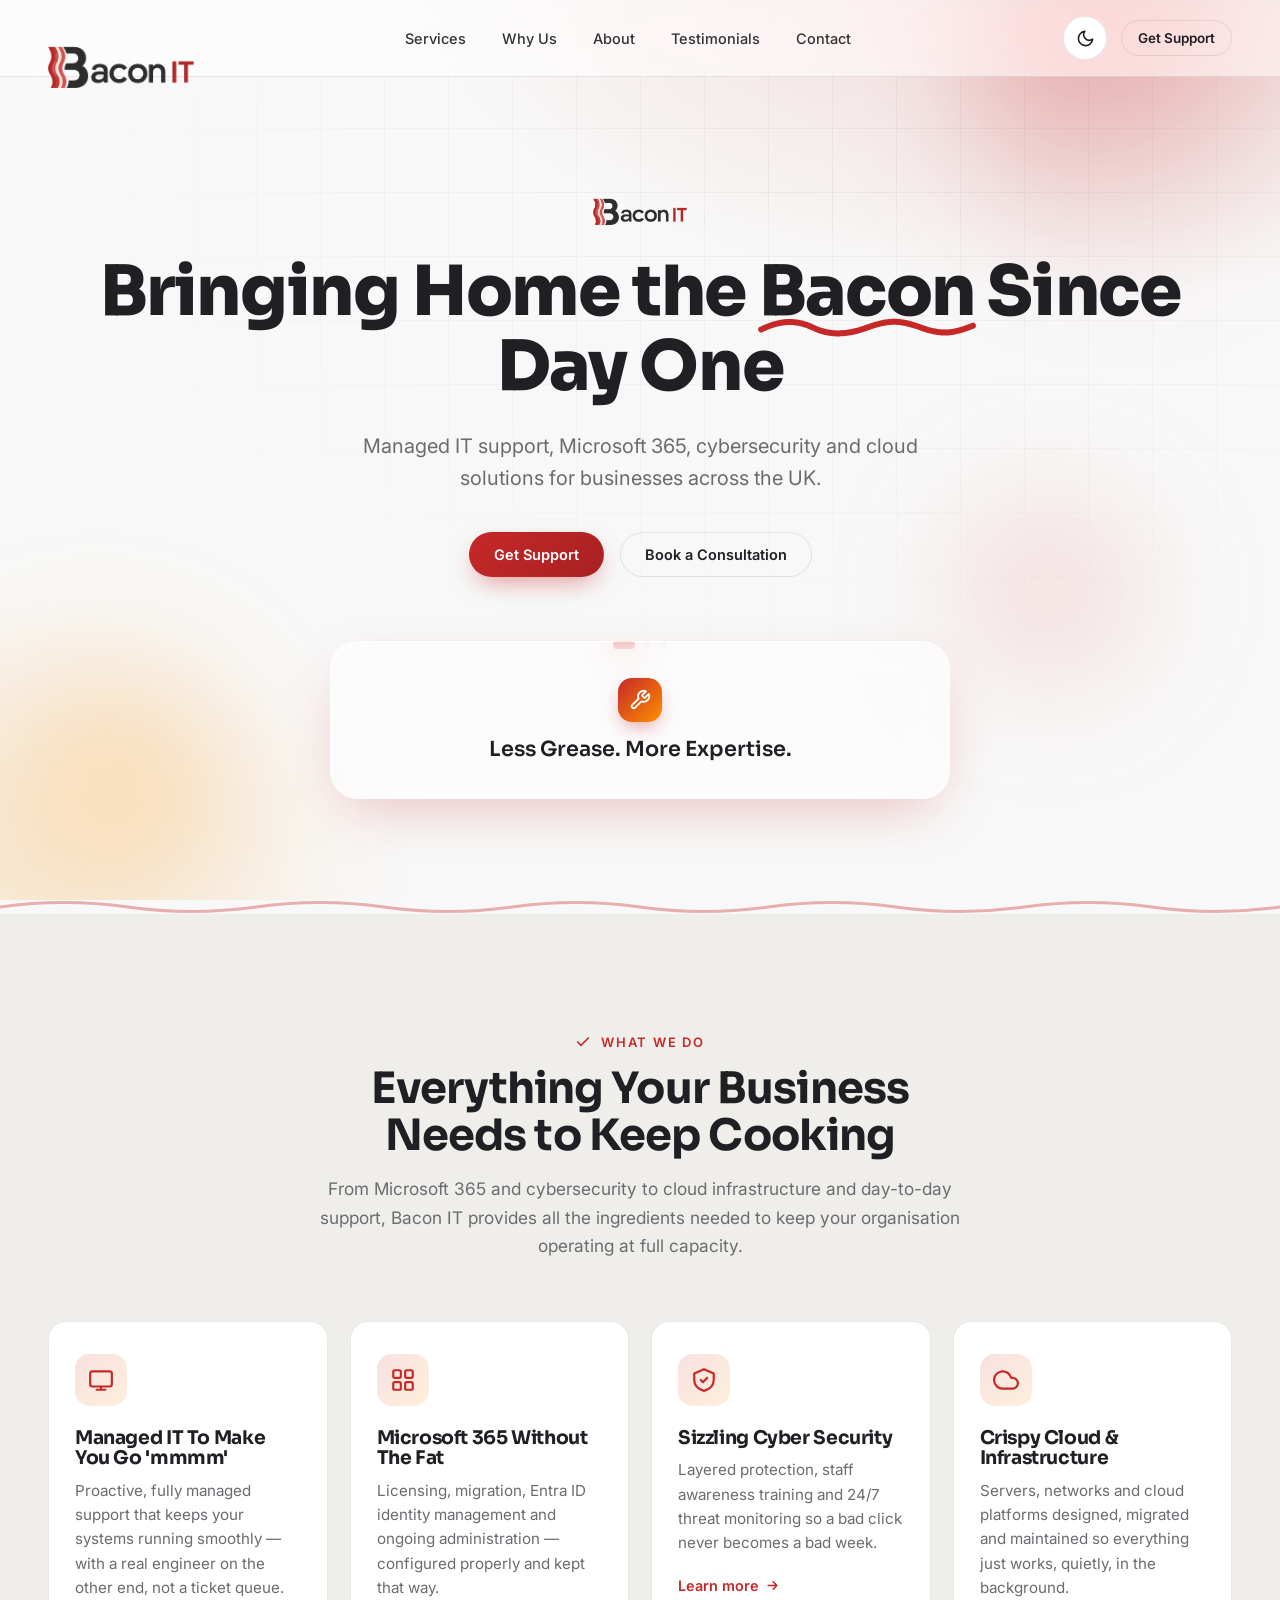
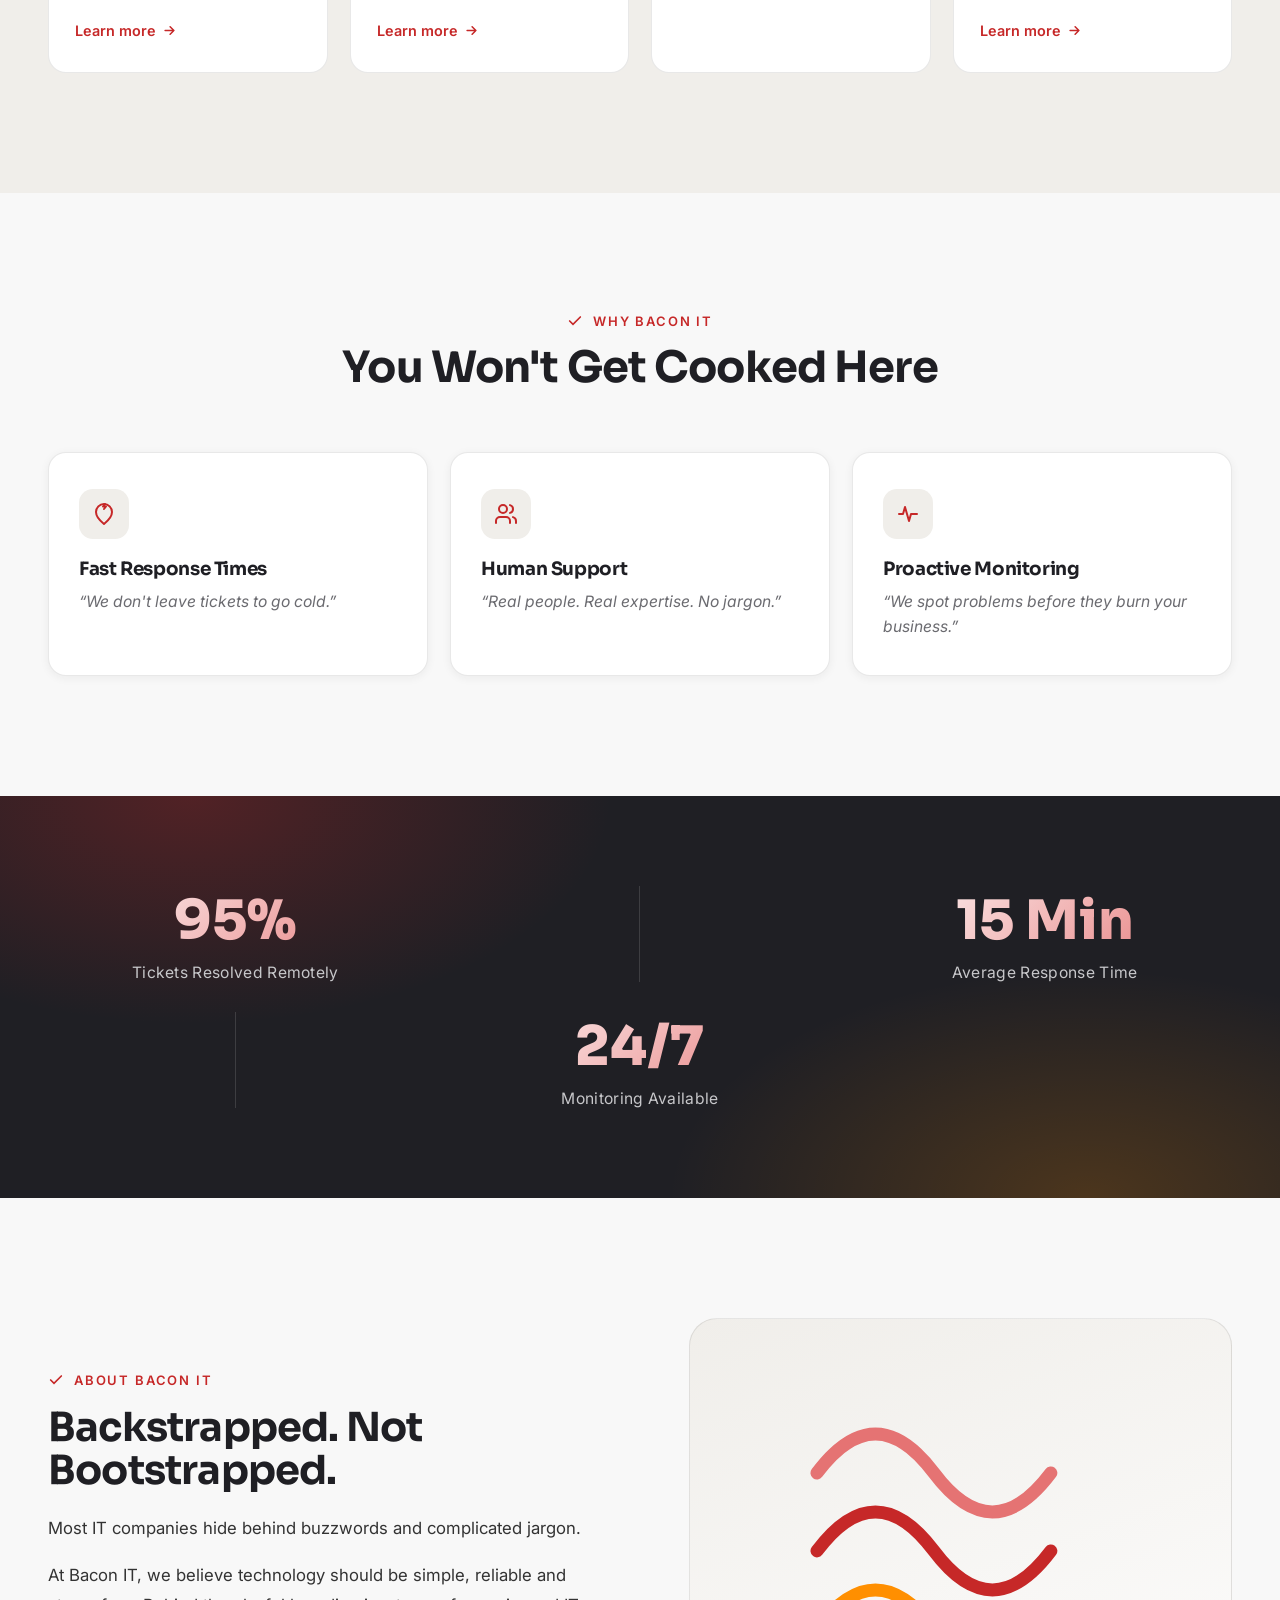
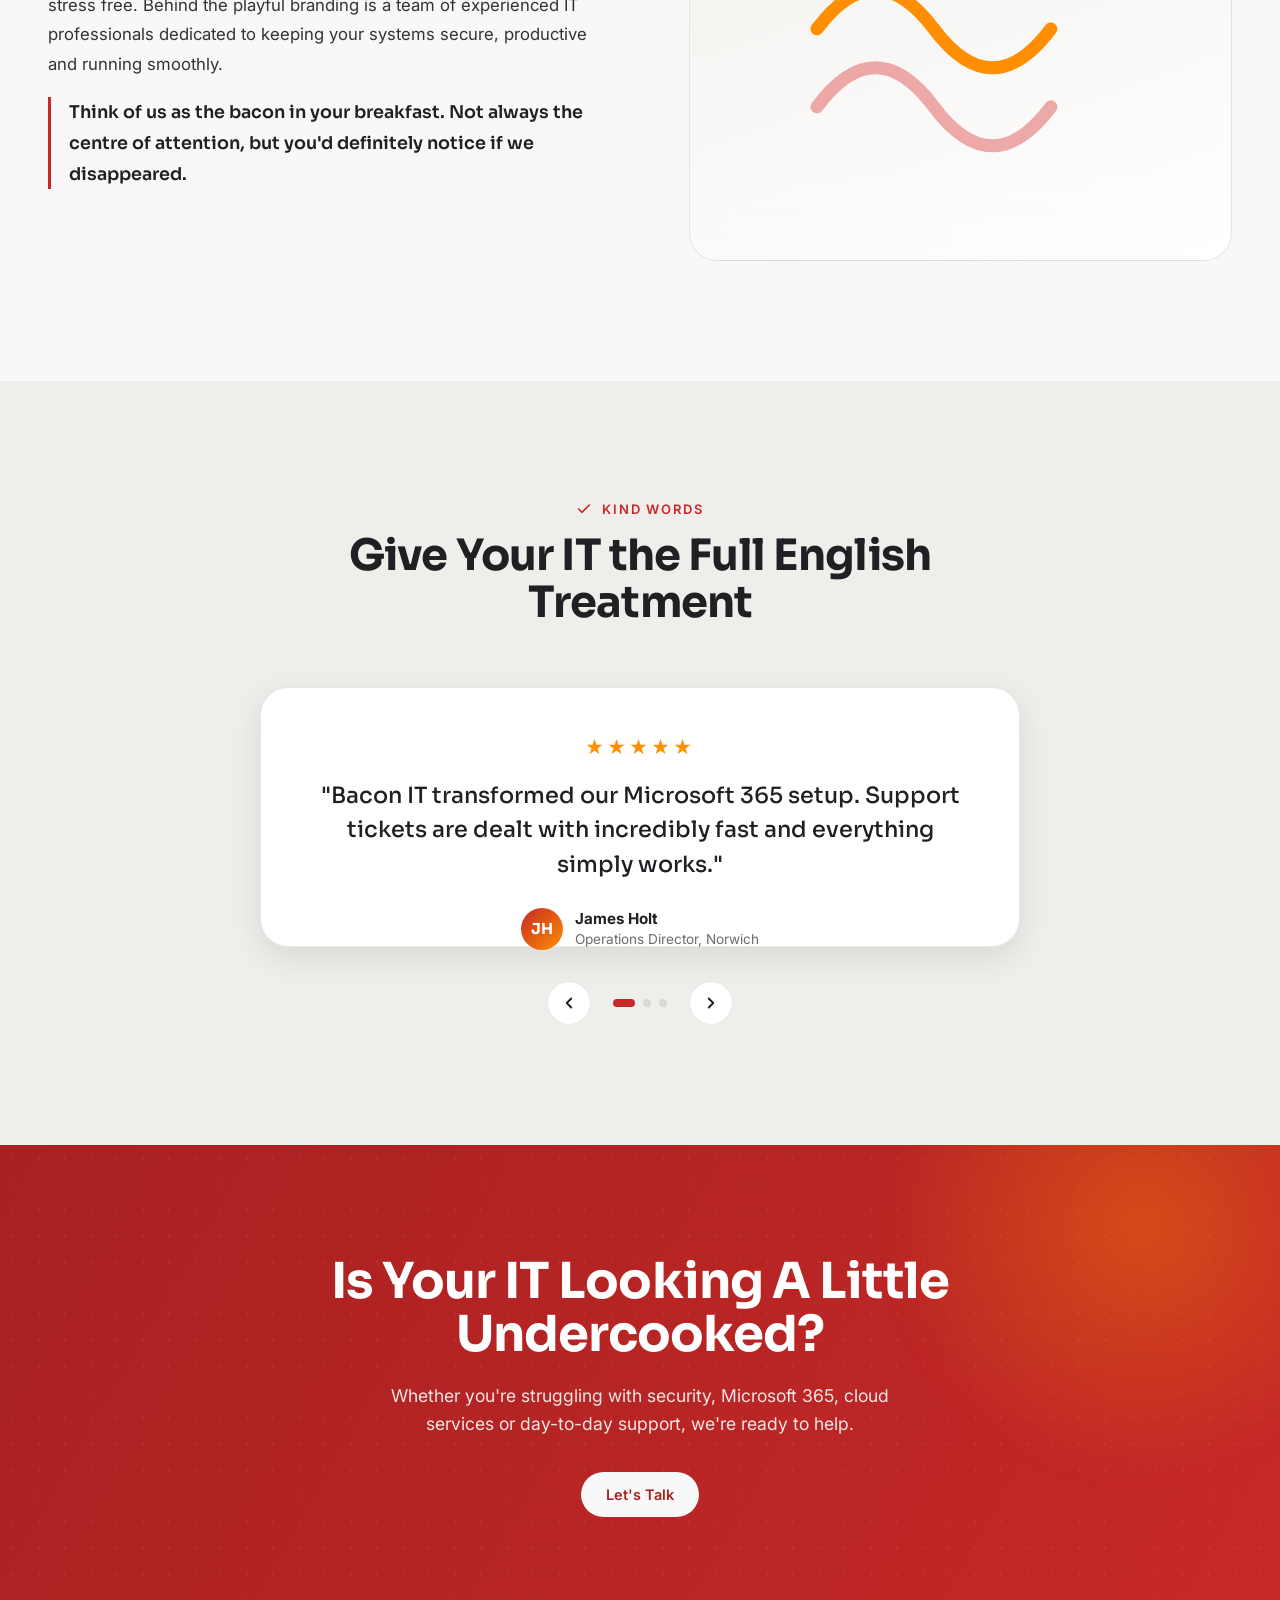
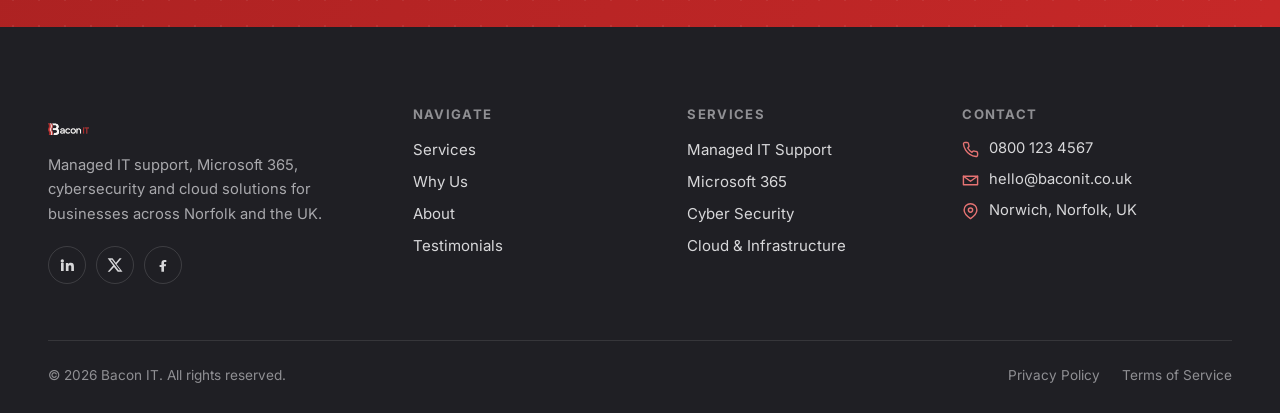
<file: index.html>
<!DOCTYPE html>
<html lang="en">
<head>
<meta charset="UTF-8">
<meta name="viewport" content="width=device-width, initial-scale=1.0">
<title>Bacon IT — Managed IT Support, Microsoft 365 &amp; Cyber Security</title>
<meta name="description" content="Managed IT support, Microsoft 365, cyber security and cloud solutions for businesses across Norfolk and the UK. Fast, human, proactive IT — bringing home the bacon since day one.">
<link rel="icon" type="image/png" href="assets/favicon.png">
<link rel="preconnect" href="https://fonts.googleapis.com">
<link rel="preconnect" href="https://fonts.gstatic.com" crossorigin>
<link href="https://fonts.googleapis.com/css2?family=Sora:wght@400;500;600;700;800&amp;family=Inter:wght@400;500;600;700&amp;display=swap" rel="stylesheet">
<link rel="stylesheet" href="styles.css">
</head>
<body>

<!-- ============================================================
     HEADER
     ============================================================ -->
<header class="site-header">
  <div class="container header-inner">
    <a href="#top" class="brand" aria-label="Bacon IT — home">
      <img class="logo-light-img" src="assets/logo-light.png" alt="Bacon IT">
      <img class="logo-dark-img" src="assets/logo-dark.png" alt="Bacon IT">
    </a>
    <nav class="main-nav" aria-label="Primary">
      <a href="#services">Services</a>
      <a href="#why">Why Us</a>
      <a href="#about">About</a>
      <a href="#testimonials">Testimonials</a>
      <a href="#contact">Contact</a>
    </nav>
    <div class="header-actions">
      <button class="theme-toggle" id="themeToggle" aria-label="Toggle dark mode" type="button">
        <svg class="moon" viewBox="0 0 24 24" fill="none" stroke="currentColor" stroke-width="2" stroke-linecap="round" stroke-linejoin="round"><path d="M21 12.79A9 9 0 1 1 11.21 3 7 7 0 0 0 21 12.79z"/></svg>
        <svg class="sun" viewBox="0 0 24 24" fill="none" stroke="currentColor" stroke-width="2" stroke-linecap="round" stroke-linejoin="round"><circle cx="12" cy="12" r="4"/><path d="M12 2v2M12 20v2M4.93 4.93l1.41 1.41M17.66 17.66l1.41 1.41M2 12h2M20 12h2M4.93 19.07l1.41-1.41M17.66 6.34l1.41-1.41"/></svg>
      </button>
      <a href="#contact" class="btn btn-ghost btn-sm" style="display:inline-flex;">Get Support</a>
      <button class="nav-toggle" id="navToggle" aria-label="Open menu" aria-expanded="false" type="button">
        <svg viewBox="0 0 24 24" fill="none" stroke="currentColor" stroke-width="2" stroke-linecap="round"><path d="M4 7h16M4 12h16M4 17h16"/></svg>
      </button>
    </div>
  </div>
  <div class="mobile-nav" id="mobileNav">
    <a href="#services">Services</a>
    <a href="#why">Why Us</a>
    <a href="#about">About</a>
    <a href="#testimonials">Testimonials</a>
    <a href="#contact">Contact</a>
    <a href="#contact" class="btn btn-primary">Get Support</a>
  </div>
</header>

<!-- ============================================================
     HERO
     ============================================================ -->
<section class="hero" id="top">
  <div class="hero-bg-pattern" aria-hidden="true"></div>
  <div class="hero-blob b1" aria-hidden="true"></div>
  <div class="hero-blob b2" aria-hidden="true"></div>
  <div class="hero-blob b3" aria-hidden="true"></div>

  <div class="container hero-inner">
    <div class="hero-logo">
      <img class="logo-light-img" src="assets/logo-light.png" alt="Bacon IT logo">
      <img class="logo-dark-img" src="assets/logo-dark.png" alt="Bacon IT logo">
    </div>

    <h1>Bringing Home the <span class="underline-wave">Bacon
        <svg viewBox="0 0 200 20" preserveAspectRatio="none" aria-hidden="true"><path d="M2 14 C 20 4, 35 4, 50 12 S 80 20, 100 12 S 130 4, 150 12 S 180 18, 198 10" vector-effect="non-scaling-stroke"/></svg>
      </span> Since Day One</h1>
    <p class="hero-sub">Managed IT support, Microsoft 365, cybersecurity and cloud solutions for businesses across the UK.</p>

    <div class="hero-ctas">
      <a href="#contact" class="btn btn-primary">Get Support</a>
      <a href="#contact" class="btn btn-ghost">Book a Consultation</a>
    </div>

    <div class="tagline-carousel" role="group" aria-label="What sets Bacon IT apart" aria-live="polite">
      <div class="tag-card active" style="animation-delay:0s;">
        <div class="tag-icon">
          <svg viewBox="0 0 24 24" fill="none" stroke="currentColor" stroke-width="2" stroke-linecap="round" stroke-linejoin="round"><path d="M14.7 6.3a1 1 0 0 0 0 1.4l1.6 1.6a1 1 0 0 0 1.4 0l3.77-3.77a6 6 0 0 1-7.94 7.94l-6.91 6.91a2.12 2.12 0 0 1-3-3l6.91-6.91a6 6 0 0 1 7.94-7.94l-3.76 3.76z"/></svg>
        </div>
        <p>Less Grease. More Expertise.</p>
      </div>
      <div class="tag-card">
        <div class="tag-icon">
          <svg viewBox="0 0 24 24" fill="none" stroke="currentColor" stroke-width="2" stroke-linecap="round" stroke-linejoin="round"><path d="M13 2 3 14h7l-1 8 10-12h-7l1-8z"/></svg>
        </div>
        <p>No More Burnt‑Out Systems. Only Perfectly Crispy Performance.</p>
      </div>
      <div class="tag-card">
        <div class="tag-icon">
          <svg viewBox="0 0 24 24" fill="none" stroke="currentColor" stroke-width="2" stroke-linecap="round" stroke-linejoin="round"><circle cx="12" cy="12" r="10"/><path d="M12 6v6l4 2"/></svg>
        </div>
        <p>Keeping Businesses Cooking Across Norfolk and Beyond.</p>
      </div>

      <div class="tag-dots" id="tagDots"></div>
    </div>
  </div>
</section>

<svg class="wave-rule" viewBox="0 0 1200 14" preserveAspectRatio="none" aria-hidden="true" style="opacity:.35;">
  <path d="M0 7 C 40 1, 80 1, 120 7 S 200 13, 240 7 S 320 1, 360 7 S 440 13, 480 7 S 560 1, 600 7 S 680 13, 720 7 S 800 1, 840 7 S 920 13, 960 7 S 1040 1, 1080 7 S 1160 13, 1200 7"/>
</svg>

<!-- ============================================================
     SERVICES
     ============================================================ -->
<section class="services section-pad" id="services">
  <div class="container">
    <div class="section-head reveal">
      <span class="eyebrow">
        <svg width="16" height="16" viewBox="0 0 24 24" fill="none" stroke="currentColor" stroke-width="2.5" stroke-linecap="round"><path d="M20 6 9 17l-5-5"/></svg>
        What We Do
      </span>
      <h2>Everything Your Business Needs to Keep Cooking</h2>
      <p>From Microsoft 365 and cybersecurity to cloud infrastructure and day-to-day support, Bacon IT provides all the ingredients needed to keep your organisation operating at full capacity.</p>
    </div>

    <div class="service-grid">
      <div class="service-card reveal">
        <div class="service-icon">
          <svg viewBox="0 0 24 24" fill="none" stroke="currentColor" stroke-width="2" stroke-linecap="round" stroke-linejoin="round"><rect x="2" y="4" width="20" height="14" rx="2"/><path d="M8 21h8M12 18v3"/></svg>
        </div>
        <h3>Managed IT To Make You Go 'mmmm'</h3>
        <p>Proactive, fully managed support that keeps your systems running smoothly — with a real engineer on the other end, not a ticket queue.</p>
        <a href="#contact" class="learn-more">Learn more <svg viewBox="0 0 24 24" fill="none" stroke="currentColor" stroke-width="2.5" stroke-linecap="round" stroke-linejoin="round"><path d="M5 12h14M13 6l6 6-6 6"/></svg></a>
      </div>

      <div class="service-card reveal reveal-d1">
        <div class="service-icon">
          <svg viewBox="0 0 24 24" fill="none" stroke="currentColor" stroke-width="2" stroke-linecap="round" stroke-linejoin="round"><rect x="3" y="3" width="7" height="7" rx="1.5"/><rect x="14" y="3" width="7" height="7" rx="1.5"/><rect x="3" y="14" width="7" height="7" rx="1.5"/><rect x="14" y="14" width="7" height="7" rx="1.5"/></svg>
        </div>
        <h3>Microsoft 365 Without The Fat</h3>
        <p>Licensing, migration, Entra ID identity management and ongoing administration — configured properly and kept that way.</p>
        <a href="#contact" class="learn-more">Learn more <svg viewBox="0 0 24 24" fill="none" stroke="currentColor" stroke-width="2.5" stroke-linecap="round" stroke-linejoin="round"><path d="M5 12h14M13 6l6 6-6 6"/></svg></a>
      </div>

      <div class="service-card reveal reveal-d2">
        <div class="service-icon">
          <svg viewBox="0 0 24 24" fill="none" stroke="currentColor" stroke-width="2" stroke-linecap="round" stroke-linejoin="round"><path d="M12 2 3 6v6c0 5 3.8 8.6 9 10 5.2-1.4 9-5 9-10V6l-9-4z"/><path d="m9 12 2 2 4-4"/></svg>
        </div>
        <h3>Sizzling Cyber Security</h3>
        <p>Layered protection, staff awareness training and 24/7 threat monitoring so a bad click never becomes a bad week.</p>
        <a href="#contact" class="learn-more">Learn more <svg viewBox="0 0 24 24" fill="none" stroke="currentColor" stroke-width="2.5" stroke-linecap="round" stroke-linejoin="round"><path d="M5 12h14M13 6l6 6-6 6"/></svg></a>
      </div>

      <div class="service-card reveal reveal-d3">
        <div class="service-icon">
          <svg viewBox="0 0 24 24" fill="none" stroke="currentColor" stroke-width="2" stroke-linecap="round" stroke-linejoin="round"><path d="M18 10h-1.26A8 8 0 1 0 9 20h9a5 5 0 0 0 0-10z"/></svg>
        </div>
        <h3> Crispy Cloud &amp; Infrastructure</h3>
        <p>Servers, networks and cloud platforms designed, migrated and maintained so everything just works, quietly, in the background.</p>
        <a href="#contact" class="learn-more">Learn more <svg viewBox="0 0 24 24" fill="none" stroke="currentColor" stroke-width="2.5" stroke-linecap="round" stroke-linejoin="round"><path d="M5 12h14M13 6l6 6-6 6"/></svg></a>
      </div>
    </div>
  </div>
</section>

<!-- ============================================================
     WHY BACON IT
     ============================================================ -->
<section class="why section-pad" id="why">
  <div class="container">
    <div class="section-head reveal">
      <span class="eyebrow">
        <svg width="16" height="16" viewBox="0 0 24 24" fill="none" stroke="currentColor" stroke-width="2.5" stroke-linecap="round"><path d="M20 6 9 17l-5-5"/></svg>
        Why Bacon IT
      </span>
      <h2>You Won't Get Cooked Here</h2>
    </div>

    <div class="why-grid">
      <div class="why-card reveal">
        <div class="why-icon">
          <svg viewBox="0 0 24 24" fill="none" stroke="currentColor" stroke-width="2" stroke-linecap="round" stroke-linejoin="round"><path d="m13 2-2 2.5h3L12 7"/><path d="M12 22c5-4 8-7.5 8-12a8 8 0 1 0-16 0c0 4.5 3 8 8 12z"/></svg>
        </div>
        <h3>Fast Response Times</h3>
        <p>“We don't leave tickets to go cold.”</p>
      </div>
      <div class="why-card reveal reveal-d1">
        <div class="why-icon">
          <svg viewBox="0 0 24 24" fill="none" stroke="currentColor" stroke-width="2" stroke-linecap="round" stroke-linejoin="round"><path d="M16 21v-2a4 4 0 0 0-4-4H6a4 4 0 0 0-4 4v2"/><circle cx="9" cy="7" r="4"/><path d="M22 21v-2a4 4 0 0 0-3-3.87M16 3.13a4 4 0 0 1 0 7.75"/></svg>
        </div>
        <h3>Human Support</h3>
        <p>“Real people. Real expertise. No jargon.”</p>
      </div>
      <div class="why-card reveal reveal-d2">
        <div class="why-icon">
          <svg viewBox="0 0 24 24" fill="none" stroke="currentColor" stroke-width="2" stroke-linecap="round" stroke-linejoin="round"><path d="M3 12h4l2-7 4 14 2-7h6"/></svg>
        </div>
        <h3>Proactive Monitoring</h3>
        <p>“We spot problems before they burn your business.”</p>
      </div>
    </div>
  </div>
</section>

<!-- ============================================================
     STATS
     ============================================================ -->
<section class="stats">
  <div class="container">
    <div class="stats-grid">
      <div class="reveal">
        <div class="stat-num" data-count="98" data-suffix="%">0%</div>
        <div class="stat-label">Tickets Resolved Remotely</div>
      </div>
      <div class="stat-divider"></div>
      <div class="reveal reveal-d1">
        <div class="stat-num" data-count="15" data-suffix=" Min">0</div>
        <div class="stat-label">Average Response Time</div>
      </div>
      <div class="stat-divider"></div>
      <div class="reveal reveal-d2">
        <div class="stat-num" data-static="24/7">24/7</div>
        <div class="stat-label">Monitoring Available</div>
      </div>
    </div>
  </div>
</section>

<!-- ============================================================
     ABOUT
     ============================================================ -->
<section class="about section-pad" id="about">
  <div class="container about-grid">
    <div class="about-copy reveal">
      <span class="eyebrow">
        <svg width="16" height="16" viewBox="0 0 24 24" fill="none" stroke="currentColor" stroke-width="2.5" stroke-linecap="round"><path d="M20 6 9 17l-5-5"/></svg>
        About Bacon IT
      </span>
      <h2>Backstrapped. Not Bootstrapped.</h2>
      <p>Most IT companies hide behind buzzwords and complicated jargon.</p>
      <p>At Bacon IT, we believe technology should be simple, reliable and stress free. Behind the playful branding is a team of experienced IT professionals dedicated to keeping your systems secure, productive and running smoothly.</p>
      <p class="tagline">Think of us as the bacon in your breakfast. Not always the centre of attention, but you'd definitely notice if we disappeared.</p>
    </div>
    <div class="about-visual reveal reveal-d2">
      <svg viewBox="0 0 300 300" fill="none" aria-hidden="true">
        <path d="M40 60 C 70 20, 100 20, 130 60 S 190 100, 220 60" stroke="var(--bacon-light)" stroke-width="10" stroke-linecap="round"/>
        <path d="M40 120 C 70 80, 100 80, 130 120 S 190 160, 220 120" stroke="var(--bacon-red)" stroke-width="10" stroke-linecap="round"/>
        <path d="M40 180 C 70 140, 100 140, 130 180 S 190 220, 220 180" stroke="var(--accent)" stroke-width="10" stroke-linecap="round"/>
        <path d="M40 240 C 70 200, 100 200, 130 240 S 190 280, 220 240" stroke="var(--bacon-light)" stroke-width="10" stroke-linecap="round" opacity=".6"/>
      </svg>
      <div class="about-badge">
        <span class="dot" aria-hidden="true"></span>
        <span>All systems monitored, right now</span>
      </div>
    </div>
  </div>
</section>

<!-- ============================================================
     TESTIMONIALS
     ============================================================ -->
<section class="testimonials section-pad" id="testimonials">
  <div class="container">
    <div class="section-head reveal">
      <span class="eyebrow">
        <svg width="16" height="16" viewBox="0 0 24 24" fill="none" stroke="currentColor" stroke-width="2.5" stroke-linecap="round"><path d="M20 6 9 17l-5-5"/></svg>
        Kind Words
      </span>
      <h2>Give Your IT the Full English Treatment</h2>
    </div>

    <div class="testi-wrap reveal">
      <div class="testi-track" id="testiTrack">
        <div class="testi-card active">
          <div class="testi-stars" aria-hidden="true">★★★★★</div>
          <p class="quote">"Bacon IT transformed our Microsoft 365 setup. Support tickets are dealt with incredibly fast and everything simply works."</p>
          <div class="testi-person">
            <div class="testi-avatar">JH</div>
            <div><strong>James Holt</strong><span>Operations Director, Norwich</span></div>
          </div>
        </div>
        <div class="testi-card">
          <div class="testi-stars" aria-hidden="true">★★★★★</div>
          <p class="quote">"They picked up a phishing attempt before we even noticed it. Genuinely proactive, and they explain things without the jargon."</p>
          <div class="testi-person">
            <div class="testi-avatar">SP</div>
            <div><strong>Sarah Palmer</strong><span>Finance Manager, King's Lynn</span></div>
          </div>
        </div>
        <div class="testi-card">
          <div class="testi-stars" aria-hidden="true">★★★★★</div>
          <p class="quote">"Our cloud migration was painless from start to finish. Bacon IT clearly know their stuff — and they're a pleasure to deal with."</p>
          <div class="testi-person">
            <div class="testi-avatar">DW</div>
            <div><strong>David Wren</strong><span>Managing Director, Norfolk</span></div>
          </div>
        </div>
      </div>

      <div class="testi-controls">
        <button class="testi-arrow" id="testiPrev" aria-label="Previous testimonial" type="button">
          <svg viewBox="0 0 24 24" fill="none" stroke="currentColor" stroke-width="2.5" stroke-linecap="round" stroke-linejoin="round"><path d="M15 18l-6-6 6-6"/></svg>
        </button>
        <div class="tag-dots testi-dots" id="testiDots"></div>
        <button class="testi-arrow" id="testiNext" aria-label="Next testimonial" type="button">
          <svg viewBox="0 0 24 24" fill="none" stroke="currentColor" stroke-width="2.5" stroke-linecap="round" stroke-linejoin="round"><path d="M9 6l6 6-6 6"/></svg>
        </button>
      </div>
    </div>
  </div>
</section>

<!-- ============================================================
     CTA
     ============================================================ -->
<section class="cta-section" id="contact">
  <div class="cta-glow" aria-hidden="true"></div>
  <div class="container cta-inner">
    <h2>Is Your IT Looking A Little Undercooked?</h2>
    <p>Whether you're struggling with security, Microsoft 365, cloud services or day-to-day support, we're ready to help.</p>
    <a href="mailto:hello@baconit.co.uk" class="btn btn-light">Let's Talk</a>
  </div>
</section>

<!-- ============================================================
     FOOTER
     ============================================================ -->
<footer class="site-footer">
  <div class="container">
    <div class="footer-grid">
      <div class="footer-brand">
        <img src="assets/logo-dark.png" alt="Bacon IT">
        <p>Managed IT support, Microsoft 365, cybersecurity and cloud solutions for businesses across Norfolk and the UK.</p>
        <div class="social-row">
          <a href="#" aria-label="Bacon IT on LinkedIn"><svg viewBox="0 0 24 24" fill="currentColor"><path d="M4.98 3.5a2.5 2.5 0 1 1 0 5 2.5 2.5 0 0 1 0-5zM3 9h4v12H3V9zm7 0h3.8v1.7h.05c.53-.95 1.83-1.95 3.77-1.95 4.03 0 4.78 2.5 4.78 5.75V21h-4v-5.7c0-1.36-.02-3.1-1.9-3.1-1.9 0-2.2 1.47-2.2 3v5.8h-4V9z"/></svg></a>
          <a href="#" aria-label="Bacon IT on X"><svg viewBox="0 0 24 24" fill="currentColor"><path d="M18.9 2H22l-7.6 8.7L23.3 22h-7.2l-5.6-7.1L4 22H1l8.2-9.3L1 2h7.3l5 6.6L18.9 2zm-1.3 18h2L7.5 4H5.4l12.2 16z"/></svg></a>
          <a href="#" aria-label="Bacon IT on Facebook"><svg viewBox="0 0 24 24" fill="currentColor"><path d="M13.5 22v-8h2.7l.4-3.1h-3.1V9c0-.9.25-1.5 1.55-1.5H17V4.7C16.6 4.65 15.5 4.5 14.2 4.5c-2.7 0-4.6 1.65-4.6 4.7v2.7H6.9V15h2.7v7h3.9z"/></svg></a>
        </div>
      </div>
      <div class="footer-col">
        <h4>Navigate</h4>
        <ul>
          <li><a href="#services">Services</a></li>
          <li><a href="#why">Why Us</a></li>
          <li><a href="#about">About</a></li>
          <li><a href="#testimonials">Testimonials</a></li>
        </ul>
      </div>
      <div class="footer-col">
        <h4>Services</h4>
        <ul>
          <li><a href="#services">Managed IT Support</a></li>
          <li><a href="#services">Microsoft 365</a></li>
          <li><a href="#services">Cyber Security</a></li>
          <li><a href="#services">Cloud &amp; Infrastructure</a></li>
        </ul>
      </div>
      <div class="footer-col">
        <h4>Contact</h4>
        <ul class="footer-contact">
          <li>
            <svg viewBox="0 0 24 24" fill="none" stroke="currentColor" stroke-width="2" stroke-linecap="round" stroke-linejoin="round"><path d="M22 16.92v3a2 2 0 0 1-2.18 2 19.8 19.8 0 0 1-8.63-3.07 19.5 19.5 0 0 1-6-6 19.8 19.8 0 0 1-3.07-8.67A2 2 0 0 1 4.11 2h3a2 2 0 0 1 2 1.72c.13.96.36 1.9.68 2.81a2 2 0 0 1-.45 2.11L8.09 9.91a16 16 0 0 0 6 6l1.27-1.27a2 2 0 0 1 2.11-.45c.9.32 1.85.55 2.81.68A2 2 0 0 1 22 16.92z"/></svg>
            <span>0800 123 4567</span>
          </li>
          <li>
            <svg viewBox="0 0 24 24" fill="none" stroke="currentColor" stroke-width="2" stroke-linecap="round" stroke-linejoin="round"><path d="M4 4h16v16H4z" opacity="0"/><path d="M22 6 12 13 2 6"/><path d="M2 6h20v12H2z"/></svg>
            <span>hello@baconit.co.uk</span>
          </li>
          <li>
            <svg viewBox="0 0 24 24" fill="none" stroke="currentColor" stroke-width="2" stroke-linecap="round" stroke-linejoin="round"><path d="M21 10c0 6-9 12-9 12s-9-6-9-12a9 9 0 0 1 18 0z"/><circle cx="12" cy="10" r="3"/></svg>
            <span>Norwich, Norfolk, UK</span>
          </li>
        </ul>
      </div>
    </div>
    <div class="footer-bottom">
      <span>© <span id="year"></span> Bacon IT. All rights reserved.</span>
      <div class="footer-legal">
        <a href="#">Privacy Policy</a>
        <a href="#">Terms of Service</a>
      </div>
    </div>
  </div>
</footer>

<script src="script.js" defer></script>
</body>
</html>
</file>
<file: styles.css>
/* ============================================================
   BACON IT — design tokens
   ============================================================ */
:root{
  --bacon-red:#c62828;
  --bacon-red-dim:#a82121;
  --bacon-light:#e57373;
  --charcoal:#1f1f24;
  --dark-grey:#333333;
  --off-white:#f8f8f8;
  --accent:#ff8f00;

  --bg:var(--off-white);
  --surface:#ffffff;
  --surface-2:#f0eeea;
  --text:var(--charcoal);
  --text-soft:var(--dark-grey);
  --text-muted:#6b6b70;
  --border:rgba(31,31,36,0.10);
  --glass-bg:rgba(255,255,255,0.55);
  --glass-border:rgba(255,255,255,0.65);
  --glass-shadow:0 20px 60px -20px rgba(198,40,40,0.35);

  --primary:var(--bacon-red);
  --primary-strong:var(--bacon-red-dim);
  --secondary:var(--bacon-light);

  --radius-sm:10px;
  --radius-md:18px;
  --radius-lg:28px;
  --radius-pill:999px;

  --shadow-sm:0 2px 10px rgba(31,31,36,0.06);
  --shadow-md:0 10px 30px rgba(31,31,36,0.10);
  --shadow-lg:0 25px 60px -15px rgba(31,31,36,0.22);

  --ease:cubic-bezier(.22,1,.36,1);
  --font-display:'Sora', system-ui, sans-serif;
  --font-body:'Inter', system-ui, sans-serif;

  color-scheme: light;
}

html[data-theme="dark"]{
  --bg:#121212;
  --surface:#1c1c1c;
  --surface-2:#191919;
  --text:var(--off-white);
  --text-soft:#d7d7d9;
  --text-muted:#9a9a9e;
  --border:rgba(248,248,248,0.10);
  --glass-bg:rgba(28,28,28,0.55);
  --glass-border:rgba(248,248,248,0.12);
  --glass-shadow:0 20px 60px -18px rgba(198,40,40,0.45);

  --shadow-sm:0 2px 10px rgba(0,0,0,0.35);
  --shadow-md:0 10px 30px rgba(0,0,0,0.45);
  --shadow-lg:0 30px 70px -15px rgba(0,0,0,0.6);
  color-scheme: dark;
}

*,*::before,*::after{box-sizing:border-box;}
html{scroll-behavior:smooth;}
body{
  margin:0;
  background:var(--bg);
  color:var(--text);
  font-family:var(--font-body);
  -webkit-font-smoothing:antialiased;
  transition:background-color .4s var(--ease), color .4s var(--ease);
  overflow-x:hidden;
}
img{max-width:100%;display:block;}
a{color:inherit;text-decoration:none;}
button{font-family:inherit;}
h1,h2,h3,h4{font-family:var(--font-display);margin:0;line-height:1.08;letter-spacing:-0.02em;}
p{margin:0;}
ul{margin:0;padding:0;list-style:none;}
.container{max-width:1240px;margin:0 auto;padding:0 28px;}
section{position:relative;}

@media (prefers-reduced-motion: reduce){
  *{animation-duration:0.001ms !important;animation-iteration-count:1 !important;transition-duration:0.001ms !important;scroll-behavior:auto !important;}
}

::selection{background:var(--bacon-red);color:#fff;}

:focus-visible{
  outline:2.5px solid var(--accent);
  outline-offset:3px;
  border-radius:6px;
}

/* ---------- reveal on scroll ---------- */
.reveal{opacity:0;transform:translateY(28px);transition:opacity .8s var(--ease), transform .8s var(--ease);}
.reveal.in{opacity:1;transform:translateY(0);}
.reveal-d1{transition-delay:.08s;}
.reveal-d2{transition-delay:.16s;}
.reveal-d3{transition-delay:.24s;}
.reveal-d4{transition-delay:.32s;}

/* ---------- eyebrow / signature wave rule ---------- */
.eyebrow{
  display:inline-flex;align-items:center;gap:10px;
  font-family:var(--font-body);font-weight:600;font-size:13px;
  letter-spacing:.14em;text-transform:uppercase;color:var(--primary);
  margin-bottom:16px;
}
.eyebrow svg{flex-shrink:0;}

.wave-rule{
  display:block;height:14px;width:100%;
}
.wave-rule path{
  stroke:var(--primary);
  stroke-width:3;
  fill:none;
  stroke-linecap:round;
}

.underline-wave{
  position:relative;
  white-space:nowrap;
  display:inline-block;
}
.underline-wave svg{
  position:absolute;
  left:0; right:0; bottom:-.08em;
  width:100%; height:.28em;
  overflow:visible;
}
.underline-wave path{
  stroke:var(--primary);
  stroke-width:6;
  fill:none;
  stroke-linecap:round;
  stroke-dasharray:1;
}

/* ============================================================
   HEADER
   ============================================================ */
.site-header{
  position:fixed; top:0; left:0; right:0; z-index:100;
  background:var(--glass-bg);
  backdrop-filter:blur(16px) saturate(140%);
  -webkit-backdrop-filter:blur(16px) saturate(140%);
  border-bottom:1px solid var(--border);
  transition:background-color .4s var(--ease), border-color .4s var(--ease);
}
.header-inner{
  display:flex;align-items:center;justify-content:space-between;
  height:76px;
}
.brand{display:flex;align-items:center;gap:10px;}
.brand img{height:100px;width:auto;}
.brand .logo-light-img{display:block;}
.brand .logo-dark-img{display:none;}
html[data-theme="dark"] .brand .logo-light-img{display:none;}
html[data-theme="dark"] .brand .logo-dark-img{display:block;}

.main-nav{display:flex;align-items:center;gap:36px;}
.main-nav a{
  font-size:14.5px;font-weight:500;color:var(--text-soft);
  position:relative;padding:6px 0;
  transition:color .25s var(--ease);
}
.main-nav a::after{
  content:'';position:absolute;left:0;bottom:0;height:2px;width:0;
  background:var(--primary);transition:width .3s var(--ease);border-radius:2px;
}
.main-nav a:hover{color:var(--text);}
.main-nav a:hover::after{width:100%;}

.header-actions{display:flex;align-items:center;gap:14px;}

.theme-toggle{
  width:44px;height:44px;border-radius:var(--radius-pill);
  border:1px solid var(--border);background:var(--surface);
  display:flex;align-items:center;justify-content:center;
  cursor:pointer;color:var(--text);
  transition:transform .25s var(--ease), background .3s var(--ease), border-color .3s var(--ease);
}
.theme-toggle:hover{transform:translateY(-2px);}
.theme-toggle svg{width:19px;height:19px;}
.theme-toggle .sun{display:none;}
html[data-theme="dark"] .theme-toggle .sun{display:block;}
html[data-theme="dark"] .theme-toggle .moon{display:none;}

.btn{
  display:inline-flex;align-items:center;justify-content:center;gap:8px;
  font-family:var(--font-body);font-weight:600;font-size:14.5px;
  padding:13px 24px;border-radius:var(--radius-pill);
  border:1px solid transparent;cursor:pointer;
  transition:transform .25s var(--ease), box-shadow .25s var(--ease), background .25s var(--ease), border-color .25s var(--ease);
  white-space:nowrap;
}
.btn-primary{
  background:linear-gradient(135deg,var(--bacon-red),var(--bacon-red-dim));
  color:#fff;
  box-shadow:0 10px 26px -8px rgba(198,40,40,0.55);
}
.btn-primary:hover{transform:translateY(-2px);box-shadow:0 14px 30px -8px rgba(198,40,40,0.65);}
.btn-ghost{
  background:transparent;color:var(--text);border-color:var(--border);
}
.btn-ghost:hover{border-color:var(--primary);color:var(--primary);transform:translateY(-2px);}
.btn-light{
  background:var(--off-white);color:var(--bacon-red-dim);
}
.btn-light:hover{transform:translateY(-2px);box-shadow:0 14px 30px -10px rgba(0,0,0,0.35);}
.btn-sm{padding:9px 16px;font-size:13.5px;}

.nav-toggle{
  display:none;width:44px;height:44px;border-radius:var(--radius-pill);
  border:1px solid var(--border);background:var(--surface);
  align-items:center;justify-content:center;cursor:pointer;
}
.nav-toggle svg{width:20px;height:20px;color:var(--text);}

.mobile-nav{
  display:none;position:fixed;inset:76px 0 0 0;z-index:99;
  background:var(--bg);padding:24px 28px;
  flex-direction:column;gap:4px;
  transform:translateY(-12px);opacity:0;pointer-events:none;
  transition:opacity .3s var(--ease), transform .3s var(--ease);
}
.mobile-nav.open{opacity:1;transform:translateY(0);pointer-events:auto;}
.mobile-nav a{
  padding:16px 4px;font-size:18px;font-weight:600;
  border-bottom:1px solid var(--border);
}
.mobile-nav .btn{margin-top:18px;width:100%;}

/* ============================================================
   HERO
   ============================================================ */
.hero{
  min-height:100svh;
  display:flex;align-items:center;
  padding:150px 0 90px;
  position:relative;
  overflow:hidden;
  background:
    radial-gradient(1100px 620px at 82% -8%, rgba(198,40,40,0.16), transparent 60%),
    radial-gradient(900px 560px at -6% 100%, rgba(255,143,0,0.13), transparent 55%),
    var(--bg);
}
.hero-bg-pattern{
  position:absolute;inset:0;z-index:0;
  opacity:.55;
  background-image:
    linear-gradient(var(--border) 1px, transparent 1px),
    linear-gradient(90deg, var(--border) 1px, transparent 1px);
  background-size:64px 64px;
  mask-image:radial-gradient(1100px 720px at 65% 20%, black, transparent 75%);
  -webkit-mask-image:radial-gradient(1100px 720px at 65% 20%, black, transparent 75%);
}
.hero-blob{
  position:absolute;border-radius:50%;filter:blur(60px);z-index:0;
  animation:float-blob 14s ease-in-out infinite;
}
.hero-blob.b1{
  width:420px;height:420px;top:-120px;right:-100px;
  background:radial-gradient(circle at 30% 30%, rgba(198,40,40,0.35), rgba(198,40,40,0) 70%);
  animation-delay:0s;
}
.hero-blob.b2{
  width:340px;height:340px;bottom:-80px;left:-80px;
  background:radial-gradient(circle at 60% 40%, rgba(255,143,0,0.28), rgba(255,143,0,0) 70%);
  animation-delay:-4s;
}
.hero-blob.b3{
  width:260px;height:260px;bottom:20%;right:8%;
  background:radial-gradient(circle at 50% 50%, rgba(229,115,115,0.30), rgba(229,115,115,0) 70%);
  animation-delay:-8s;
}
@keyframes float-blob{
  0%,100%{transform:translate(0,0) scale(1);}
  33%{transform:translate(-18px,22px) scale(1.06);}
  66%{transform:translate(14px,-16px) scale(0.96);}
}

.hero-inner{position:relative;z-index:2;text-align:center;}
.hero-logo{
  height:64px;width:auto;margin:0 auto 30px;
}
.hero-logo .logo-light-img{display:block;}
.hero-logo .logo-dark-img{display:none;}
html[data-theme="dark"] .hero-logo .logo-light-img{display:none;}
html[data-theme="dark"] .hero-logo .logo-dark-img{display:block;}
.hero-logo img{height:64px;width:auto;margin:0 auto;}

.hero h1{
  font-size:clamp(2.4rem, 5.4vw, 4.6rem);
  font-weight:800;
  max-width:16.5em;
  margin:0 auto;
  color:var(--text);
}
.hero-sub{
  font-size:clamp(1.05rem,1.7vw,1.25rem);
  color:var(--text-muted);
  max-width:640px;
  margin:26px auto 0;
  line-height:1.6;
}
.hero-ctas{
  display:flex;gap:16px;justify-content:center;flex-wrap:wrap;
  margin-top:38px;
}

/* rotating glass cards */
.tagline-carousel{
  margin:64px auto 0;
  max-width:620px;
  position:relative;
  height:158px;
}
.tag-card{
  position:absolute;inset:0;
  display:flex;flex-direction:column;align-items:center;justify-content:center;
  gap:14px;
  padding:30px 34px;
  border-radius:var(--radius-lg);
  background:var(--glass-bg);
  border:1px solid var(--glass-border);
  backdrop-filter:blur(18px) saturate(160%);
  -webkit-backdrop-filter:blur(18px) saturate(160%);
  box-shadow:var(--glass-shadow);
  opacity:0; transform:translateY(16px) scale(.97);
  transition:opacity .7s var(--ease), transform .7s var(--ease);
  animation:card-float 6s ease-in-out infinite;
  pointer-events:none;
}
.tag-card.active{
  opacity:1; transform:translateY(0) scale(1);
  pointer-events:auto;
}
@keyframes card-float{
  0%,100%{margin-top:0px;}
  50%{margin-top:-9px;}
}
.tag-icon{
  width:44px;height:44px;border-radius:14px;
  display:flex;align-items:center;justify-content:center;
  background:linear-gradient(135deg,var(--bacon-red),var(--accent));
  color:#fff;flex-shrink:0;
  box-shadow:0 8px 20px -6px rgba(198,40,40,0.55);
}
.tag-icon svg{width:22px;height:22px;}
.tag-card p{
  font-family:var(--font-display);
  font-weight:600;
  font-size:clamp(1.05rem,2vw,1.3rem);
  color:var(--text);
  max-width:30em;
}
.tag-dots{
  display:flex;gap:8px;justify-content:center;margin-top:22px;
}
.tag-dots button{
  width:8px;height:8px;border-radius:50%;border:none;
  background:var(--border);cursor:pointer;padding:0;
  transition:all .3s var(--ease);
}
.tag-dots button[aria-current="true"]{
  background:var(--primary);width:22px;border-radius:5px;
}

/* ============================================================
   SECTION HEADERS (shared)
   ============================================================ */
.section-pad{padding:120px 0;}
.section-head{max-width:680px;margin:0 auto 60px;text-align:center;}
.section-head h2{font-size:clamp(1.9rem,3.6vw,2.7rem);}
.section-head p{color:var(--text-muted);margin-top:16px;font-size:1.08rem;line-height:1.65;}

/* ============================================================
   SERVICES
   ============================================================ */
.services{background:var(--surface-2);}
.service-grid{
  display:grid;grid-template-columns:repeat(4,1fr);gap:22px;
}
.service-card{
  background:var(--surface);border:1px solid var(--border);
  border-radius:var(--radius-md);
  padding:32px 26px;
  transition:transform .35s var(--ease), box-shadow .35s var(--ease), border-color .35s var(--ease);
}
.service-card:hover{
  transform:translateY(-8px);
  box-shadow:var(--shadow-lg);
  border-color:transparent;
}
.service-icon{
  width:52px;height:52px;border-radius:15px;
  display:flex;align-items:center;justify-content:center;
  background:linear-gradient(135deg, rgba(198,40,40,0.14), rgba(255,143,0,0.14));
  color:var(--primary);margin-bottom:22px;
  transition:transform .35s var(--ease);
}
.service-card:hover .service-icon{transform:scale(1.08) rotate(-4deg);}
.service-icon svg{width:26px;height:26px;}
.service-card h3{font-size:1.18rem;margin-bottom:10px;}
.service-card p{color:var(--text-muted);font-size:.95rem;line-height:1.6;margin-bottom:20px;}
.learn-more{
  display:inline-flex;align-items:center;gap:6px;
  font-weight:600;font-size:.9rem;color:var(--primary);
}
.learn-more svg{width:15px;height:15px;transition:transform .25s var(--ease);}
.service-card:hover .learn-more svg{transform:translateX(4px);}

/* ============================================================
   WHY BACON IT
   ============================================================ */
.why-grid{
  display:grid;grid-template-columns:repeat(3,1fr);gap:22px;
}
.why-card{
  padding:36px 30px;border-radius:var(--radius-md);
  background:var(--surface);
  border:1px solid var(--border);
  box-shadow:var(--shadow-sm);
  position:relative;overflow:hidden;
}
.why-card::before{
  content:'';position:absolute;top:0;left:0;right:0;height:3px;
  background:linear-gradient(90deg,var(--bacon-red),var(--accent));
  transform:scaleX(0);transform-origin:left;
  transition:transform .5s var(--ease);
}
.why-card:hover::before{transform:scaleX(1);}
.why-icon{
  width:50px;height:50px;border-radius:14px;
  background:var(--surface-2);
  display:flex;align-items:center;justify-content:center;
  color:var(--primary);margin-bottom:20px;
}
.why-icon svg{width:24px;height:24px;}
.why-card h3{font-size:1.15rem;margin-bottom:10px;}
.why-card p{color:var(--text-muted);font-size:.98rem;line-height:1.6;font-style:italic;}

/* ============================================================
   STATS
   ============================================================ */
.stats{
  background:var(--charcoal);
  color:var(--off-white);
  padding:90px 0;
  position:relative;
  overflow:hidden;
}
html[data-theme="dark"] .stats{background:#0c0c0c;}
.stats::before{
  content:'';position:absolute;inset:0;
  background:radial-gradient(700px 380px at 15% 0%, rgba(198,40,40,0.30), transparent 60%),
             radial-gradient(700px 380px at 85% 100%, rgba(255,143,0,0.20), transparent 60%);
}
.stats-grid{
  position:relative;z-index:1;
  display:grid;grid-template-columns:repeat(3,1fr);gap:30px;text-align:center;
}
.stat-num{
  font-family:var(--font-display);font-weight:800;
  font-size:clamp(2.4rem,5vw,3.4rem);
  background:linear-gradient(135deg,#ffffff,var(--bacon-light));
  -webkit-background-clip:text;background-clip:text;color:transparent;
}
.stat-label{margin-top:8px;color:#c7c7ca;font-size:.98rem;letter-spacing:.02em;}
.stat-divider{width:1px;background:rgba(248,248,248,0.14);margin:0 auto;}

/* ============================================================
   ABOUT
   ============================================================ */
.about-grid{
  display:grid;grid-template-columns:1.05fr 1fr;gap:70px;align-items:center;
}
.about-copy .eyebrow{margin-bottom:18px;}
.about-copy h2{font-size:clamp(1.9rem,3.4vw,2.5rem);margin-bottom:22px;}
.about-copy p{color:var(--text-soft);font-size:1.05rem;line-height:1.75;margin-bottom:18px;}
.about-copy p.tagline{
  font-family:var(--font-display);font-weight:600;font-style:normal;
  color:var(--text);font-size:1.1rem;
  padding-left:18px;border-left:3px solid var(--primary);
}
.about-visual{
  position:relative;
  aspect-ratio:1/1;
  border-radius:var(--radius-lg);
  background:linear-gradient(160deg, var(--surface-2), var(--surface));
  border:1px solid var(--border);
  display:flex;align-items:center;justify-content:center;
  overflow:hidden;
}
.about-visual svg{width:72%;height:72%;}
.about-badge{
  position:absolute;bottom:22px;left:22px;right:22px;
  background:var(--glass-bg);border:1px solid var(--glass-border);
  backdrop-filter:blur(14px);-webkit-backdrop-filter:blur(14px);
  border-radius:var(--radius-md);
  padding:18px 20px;
  display:flex;align-items:center;gap:14px;
  box-shadow:var(--shadow-md);
}
.about-badge .dot{
  width:10px;height:10px;border-radius:50%;background:#3ecf6e;
  box-shadow:0 0 0 4px rgba(62,207,110,0.18);
  flex-shrink:0;
}
.about-badge span{font-size:.92rem;font-weight:600;color:var(--text);}

/* ============================================================
   TESTIMONIALS
   ============================================================ */
.testimonials{background:var(--surface-2);}
.testi-wrap{max-width:760px;margin:0 auto;position:relative;}
.testi-track{position:relative;min-height:260px;}
.testi-card{
  position:absolute;inset:0;
  background:var(--surface);
  border:1px solid var(--border);
  border-radius:var(--radius-lg);
  padding:48px 52px;
  text-align:center;
  box-shadow:var(--shadow-md);
  opacity:0;transform:translateX(24px);
  transition:opacity .6s var(--ease), transform .6s var(--ease);
  pointer-events:none;
}
.testi-card.active{opacity:1;transform:translateX(0);pointer-events:auto;}
.testi-stars{color:var(--accent);font-size:1.15rem;letter-spacing:3px;margin-bottom:20px;}
.testi-card p.quote{
  font-family:var(--font-display);font-weight:500;font-size:clamp(1.1rem,2vw,1.4rem);
  line-height:1.55;color:var(--text);margin-bottom:26px;
}
.testi-person{display:flex;align-items:center;justify-content:center;gap:12px;}
.testi-avatar{
  width:42px;height:42px;border-radius:50%;
  background:linear-gradient(135deg,var(--bacon-red),var(--accent));
  color:#fff;display:flex;align-items:center;justify-content:center;
  font-weight:700;font-family:var(--font-display);font-size:.95rem;
}
.testi-person div{text-align:left;}
.testi-person strong{display:block;font-size:.95rem;}
.testi-person span{font-size:.85rem;color:var(--text-muted);}
.testi-controls{
  display:flex;align-items:center;justify-content:center;gap:22px;margin-top:34px;
}
.testi-arrow{
  width:44px;height:44px;border-radius:50%;border:1px solid var(--border);
  background:var(--surface);display:flex;align-items:center;justify-content:center;
  cursor:pointer;color:var(--text);transition:all .25s var(--ease);
}
.testi-arrow:hover{background:var(--primary);color:#fff;border-color:var(--primary);transform:translateY(-2px);}
.testi-arrow svg{width:18px;height:18px;}
.tag-dots.testi-dots{margin-top:0;}

/* ============================================================
   CTA
   ============================================================ */
.cta-section{
  padding:110px 0;
  position:relative;overflow:hidden;
  background:linear-gradient(120deg, var(--bacon-red-dim), var(--bacon-red) 45%, #8f1f1f 100%);
  background-size:220% 220%;
  animation:gradient-shift 10s ease infinite;
}
@keyframes gradient-shift{
  0%{background-position:0% 50%;}
  50%{background-position:100% 50%;}
  100%{background-position:0% 50%;}
}
.cta-section::before{
  content:'';position:absolute;inset:0;
  background-image:radial-gradient(rgba(255,255,255,0.14) 1.5px, transparent 1.5px);
  background-size:26px 26px;
  opacity:.5;
}
.cta-glow{
  position:absolute;width:520px;height:520px;border-radius:50%;
  background:radial-gradient(circle, rgba(255,143,0,0.35), transparent 70%);
  top:-180px;right:-120px;filter:blur(10px);
  animation:float-blob 12s ease-in-out infinite;
}
.cta-inner{position:relative;z-index:1;text-align:center;color:#fff;}
.cta-inner h2{font-size:clamp(2rem,4.2vw,3.1rem);max-width:16em;margin:0 auto;}
.cta-inner p{max-width:560px;margin:20px auto 0;font-size:1.1rem;color:rgba(255,255,255,0.88);line-height:1.6;}
.cta-inner .btn{margin-top:34px;}

/* ============================================================
   FOOTER
   ============================================================ */
.site-footer{
  background:var(--charcoal);color:#d7d7d9;padding:80px 0 30px;
}
html[data-theme="dark"] .site-footer{background:#0c0c0c;}
.footer-grid{
  display:grid;grid-template-columns:1.4fr 1fr 1fr 1.2fr;gap:50px;
  padding-bottom:56px;border-bottom:1px solid rgba(248,248,248,0.1);
}
.footer-brand img{height:28px;margin-bottom:18px;}
.footer-brand p{color:#a8a8ac;font-size:.92rem;line-height:1.65;max-width:280px;}
.footer-col h4{
  font-family:var(--font-body);font-size:.82rem;font-weight:700;
  letter-spacing:.1em;text-transform:uppercase;color:#8f8f93;margin-bottom:18px;
}
.footer-col ul li{margin-bottom:12px;}
.footer-col ul li a{color:#d7d7d9;font-size:.94rem;transition:color .2s var(--ease);}
.footer-col ul li a:hover{color:var(--bacon-light);}
.footer-contact li{display:flex;align-items:flex-start;gap:10px;color:#d7d7d9;font-size:.92rem;margin-bottom:14px;}
.footer-contact svg{width:17px;height:17px;flex-shrink:0;margin-top:2px;color:var(--bacon-light);}
.social-row{display:flex;gap:10px;margin-top:20px;}
.social-row a{
  width:38px;height:38px;border-radius:50%;
  border:1px solid rgba(248,248,248,0.14);
  display:flex;align-items:center;justify-content:center;
  transition:all .25s var(--ease);
}
.social-row a:hover{background:var(--bacon-red);border-color:var(--bacon-red);transform:translateY(-2px);}
.social-row svg{width:16px;height:16px;}
.footer-bottom{
  display:flex;align-items:center;justify-content:space-between;
  padding-top:26px;font-size:.85rem;color:#8f8f93;flex-wrap:wrap;gap:12px;
}
.footer-bottom a{color:#8f8f93;}
.footer-bottom a:hover{color:var(--bacon-light);}
.footer-legal{display:flex;gap:22px;}

/* ============================================================
   RESPONSIVE
   ============================================================ */
@media (max-width:980px){
  .main-nav{display:none;}
  .nav-toggle{display:flex;}
  .service-grid{grid-template-columns:repeat(2,1fr);}
  .why-grid{grid-template-columns:1fr;}
  .stats-grid{grid-template-columns:1fr;gap:40px;}
  .stat-divider{display:none;}
  .about-grid{grid-template-columns:1fr;gap:40px;}
  .about-visual{max-width:420px;margin:0 auto;}
  .footer-grid{grid-template-columns:1fr 1fr;gap:40px;}
}
@media (max-width:640px){
  .mobile-nav{display:flex;}
  .section-pad{padding:80px 0;}
  .service-grid{grid-template-columns:1fr;}
  .footer-grid{grid-template-columns:1fr;}
  .hero{padding-top:130px;}
  .testi-card{padding:36px 24px;}
  .hero-ctas .btn{width:100%;}
  .hero-ctas{flex-direction:column;align-items:stretch;}
  .footer-bottom{flex-direction:column;align-items:flex-start;}
}
</file>
